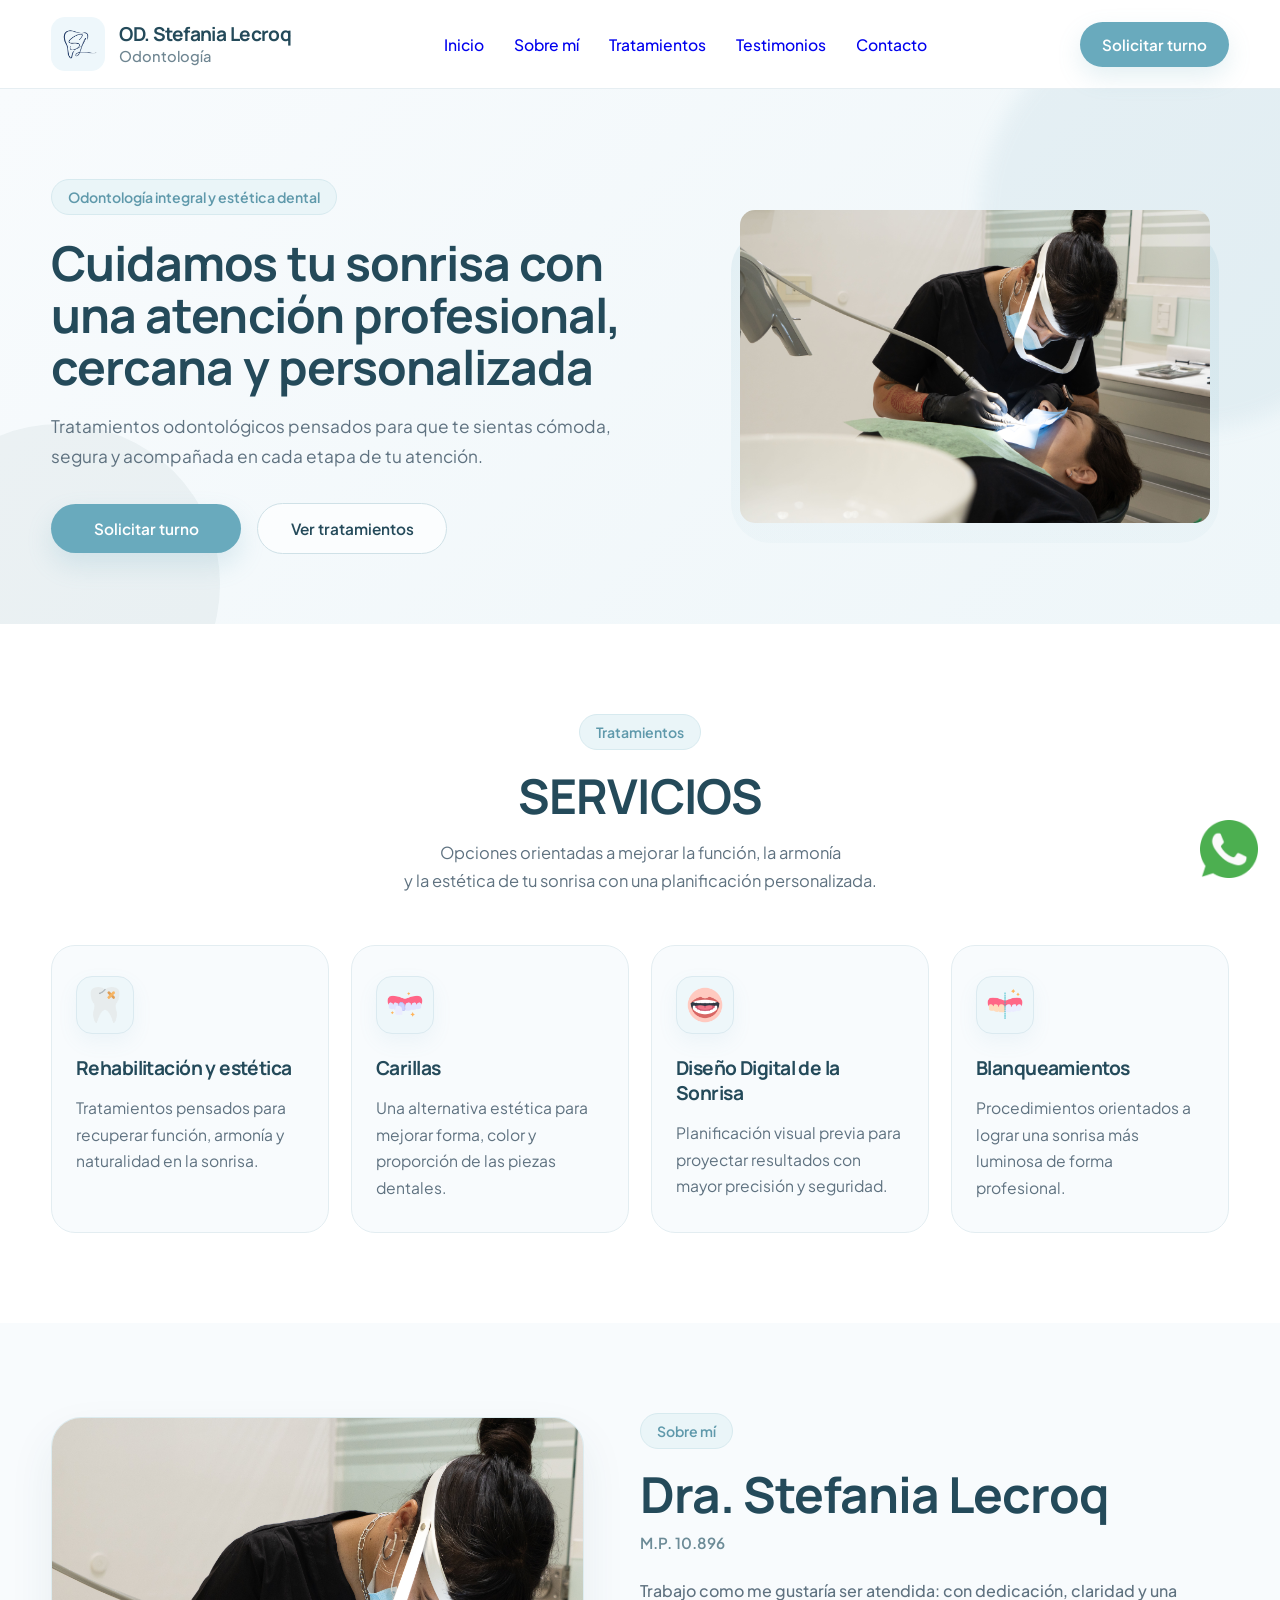
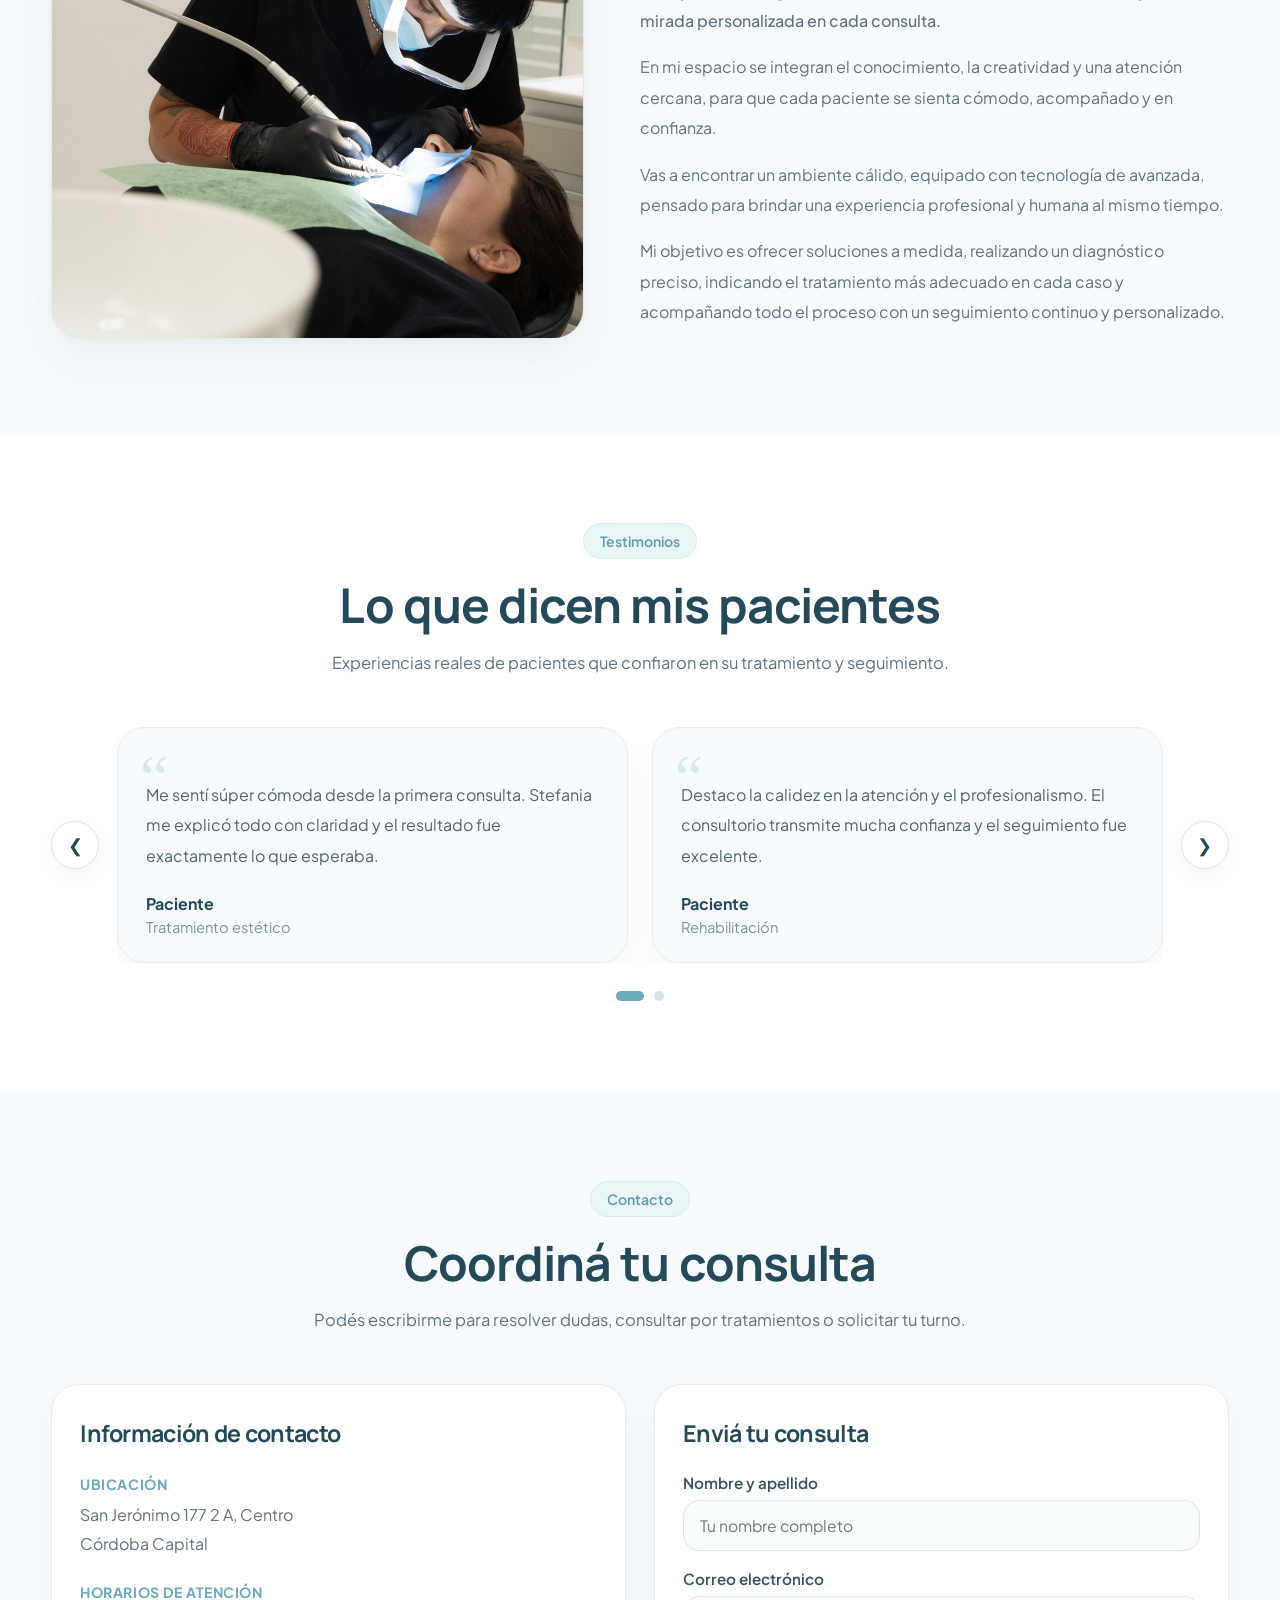
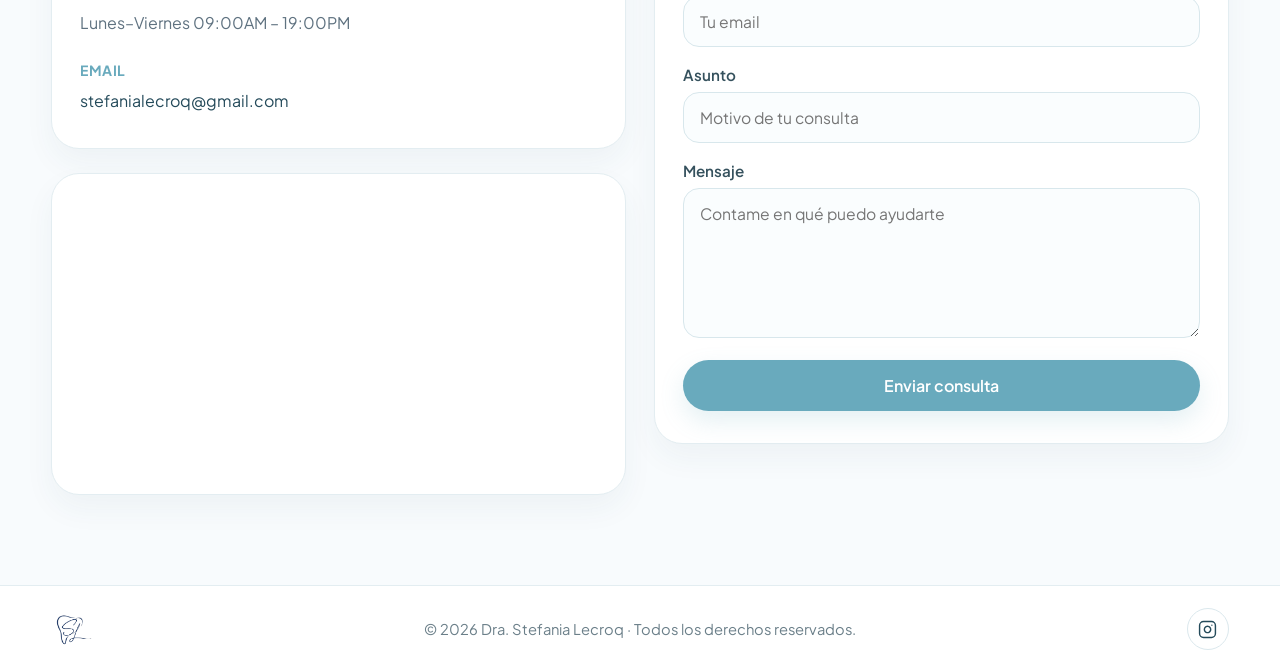
<file: index.html>
<!DOCTYPE html>
<html lang="en">

<head>
  <!-- Google Tag Manager -->
  <script>
    (function (w, d, s, l, i) {
      w[l] = w[l] || []; w[l].push({
        'gtm.start':
          new Date().getTime(), event: 'gtm.js'
      }); var f = d.getElementsByTagName(s)[0],
        j = d.createElement(s), dl = l != 'dataLayer' ? '&l=' + l : ''; j.async = true; j.src =
          'https://www.googletagmanager.com/gtm.js?id=' + i + dl; f.parentNode.insertBefore(j, f);
    })(window, document, 'script', 'dataLayer', 'GTM-5QTFZ3B5');
  </script>
  <!-- End Google Tag Manager -->

  <meta charset="UTF-8">
  <meta http-equiv="X-UA-Compatible" content="IE=edge">
  <meta name="viewport" content="width=device-width, initial-scale=1.0">

  <!-- SEO básico -->
  <title>OD. Stefania Lecroq</title>
  <meta name="description"
    content="Odontología integral y estética dental en Cordoba. Tratamientos personalizados, atención profesional y enfoque humano para el cuidado de tu sonrisa.">
  <meta name="keywords"
    content="odontóloga en Cordoba, odontología estética, estética dental, blanqueamiento dental, limpieza dental, consultorio odontológico, Stefania Lecroq">
  <meta name="author" content="OD. Stefania Lecroq">
  <meta name="robots" content="index, follow">
  <meta name="googlebot" content="index, follow, max-image-preview:large, max-snippet:-1, max-video-preview:-1">
  <meta name="theme-color" content="#f7f3ef">

  <!-- URL canónica -->
  <link rel="canonical" href="https://www.odostefanialecroq.com/">

  <!-- Idioma -->
  <meta http-equiv="content-language" content="es-AR">

  <!-- Favicon -->
  <link rel="icon" href="OD stefania.png" type="image/x-icon">
  <link rel="apple-touch-icon" href="OD stefania.png">

  <!-- Open Graph / Facebook / WhatsApp -->
  <meta property="og:type" content="website">
  <meta property="og:locale" content="es_AR">
  <meta property="og:site_name" content="OD. Stefania Lecroq">
  <meta property="og:title" content="Odontóloga en Cordoba | OD. Stefania Lecroq">
  <meta property="og:description"
    content="Odontología integral y estética dental en Cordoba. Tratamientos personalizados, atención profesional y enfoque humano para el cuidado de tu sonrisa.">
  <meta property="og:url" content="https://www.odostefanialecroq.com/">
  <meta property="og:image" content="https://www.odostefanialecroq.com/og-image.jpg">
  <meta property="og:image:width" content="1200">
  <meta property="og:image:height" content="630">
  <meta property="og:image:alt" content="OD. Stefania Lecroq - Odontología integral y estética dental en Cordoba">

  <!-- Twitter -->
  <meta name="twitter:card" content="summary_large_image">
  <meta name="twitter:title" content="Odontóloga en Cordoba | OD. Stefania Lecroq">
  <meta name="twitter:description"
    content="Odontología integral y estética dental en Cordoba. Tratamientos personalizados y atención profesional.">
  <meta name="twitter:image" content="https://www.odostefanialecroq.com/og-image.jpg">

  <!-- Performance -->
  <link rel="preconnect" href="https://fonts.googleapis.com">
  <link rel="preconnect" href="https://fonts.gstatic.com" crossorigin>

  <!-- Tipografías -->
  <link
    href="https://fonts.googleapis.com/css2?family=Manrope:wght@500;600;700;800&family=Plus+Jakarta+Sans:wght@400;500;600;700&display=swap"
    rel="stylesheet">

  <!-- CSS -->
  <link rel="stylesheet" href="style.css">

  <!-- Datos estructurados -->
  <script type="application/ld+json">
  {
    "@context": "https://schema.org",
    "@type": "Dentist",
    "name": "OD. Stefania Lecroq",
    "image": "https://www.odostefanialecroq.com/og-image.jpg",
    "url": "https://www.odostefanialecroq.com/",
    "telephone": "+54 9 0000 000000",
    "address": {
      "@type": "PostalAddress",
      "streetAddress": "San Jerónimo 177 2 A",
      "addressLocality": "Cordoba",
      "addressRegion": "Cordoba",
      "postalCode": "3000",
      "addressCountry": "AR"
    },
    "sameAs": [
      "https://www.instagram.com/od.stefanialecroq/"
    ],
    "priceRange": "$$",
    "medicalSpecialty": "Dentistry"
  }
  </script>
</head>

<body>

  <!-- Google Tag Manager (noscript) -->
  <noscript><iframe src="https://www.googletagmanager.com/ns.html?id=GTM-5QTFZ3B5" height="0" width="0"
      style="display:none;visibility:hidden"></iframe></noscript>
  <!-- End Google Tag Manager (noscript) -->


  <a href="https://wa.me/543512001666?text=Hola%20Dra.%20Stefania,%20quisiera%20hacer%20una%20consulta."
    class="whatsapp-float" target="_blank" rel="noopener" aria-label="Escribir por WhatsApp">
    <img src="imagenes/whatsapp.png" alt="WhatsApp">
  </a>
  <header class="site-header">
    <div class="container header-inner">

      <a href="#" class="brand">
        <div class="brand-icon">
          <img src="logo2.png" alt="OD Stefania Lecroq">
        </div>
        <div class="brand-text">
          <span class="brand-title">OD. Stefania Lecroq</span>
          <span class="brand-subtitle">Odontología</span>
        </div>
      </a>

      <button class="menu-toggle" aria-label="Abrir menú" aria-expanded="false">
        <span></span>
        <span></span>
        <span></span>
      </button>

      <nav class="main-nav">
        <ul>
          <li><a href="#inicio">Inicio</a></li>
          <li><a href="#sobre-mi">Sobre mí</a></li>
          <li><a href="#tratamientos">Tratamientos</a></li>
          <li><a href="#testimonios">Testimonios</a></li>
          <li><a href="#contacto">Contacto</a></li>
        </ul>

        <a href="#contacto" class="header-cta mobile-cta">Solicitar turno</a>
      </nav>

      <a href="#contacto" class="header-cta desktop-cta">Solicitar turno</a>

    </div>
  </header>
  <section class="hero" id="inicio">
    <div class="container hero-inner">

      <div class="hero-content">
        <span class="hero-badge">Odontología integral y estética dental</span>

        <h1>
          Cuidamos tu sonrisa con una atención profesional, cercana y personalizada
        </h1>

        <p>
          Tratamientos odontológicos pensados para que te sientas cómoda, segura y acompañada en cada etapa de tu
          atención.
        </p>

        <div class="hero-buttons">
          <a href="#contacto" class="btn-primary">Solicitar turno</a>
          <a href="#tratamientos" class="btn-secondary">Ver tratamientos</a>
        </div>
      </div>

      <div class="hero-visual">
        <img src="imagenes/Pepi Noviembre-5.jpg" alt="Odontología Stefania Lecroq">
      </div>

    </div>
  </section>

  <section class="services-section" id="tratamientos">
    <div class="container">

      <div class="section-heading reveal-up">
        <span class="section-badge">Tratamientos</span>
        <h2>SERVICIOS</h2>
        <p>
          Opciones orientadas a mejorar la función, la armonía <br> y la estética de tu sonrisa con una planificación
          personalizada.
        </p>
      </div>

      <div class="services-grid">

        <article class="service-card reveal-up delay-1">
          <div class="service-icon">
            <img src="imagenes/diente-roto.png" alt="Rehabilitación y estética">
          </div>
          <h3>Rehabilitación y estética</h3>
          <p>
            Tratamientos pensados para recuperar función, armonía y naturalidad en la sonrisa.
          </p>
        </article>

        <article class="service-card reveal-up delay-2">
          <div class="service-icon">
            <img src="imagenes/carillas-dentales.png" alt="Carillas">
          </div>
          <h3>Carillas</h3>
          <p>
            Una alternativa estética para mejorar forma, color y proporción de las piezas dentales.
          </p>
        </article>

        <article class="service-card reveal-up delay-3">
          <div class="service-icon">
            <img src="imagenes/dientes.png" alt="Diseño Digital de la Sonrisa">
          </div>
          <h3>Diseño Digital de la Sonrisa</h3>
          <p>
            Planificación visual previa para proyectar resultados con mayor precisión y seguridad.
          </p>
        </article>

        <article class="service-card reveal-up delay-4">
          <div class="service-icon">
            <img src="imagenes/blanqueamiento-dental.png" alt="Blanqueamientos">
          </div>
          <h3>Blanqueamientos</h3>
          <p>
            Procedimientos orientados a lograr una sonrisa más luminosa de forma profesional.
          </p>
        </article>

      </div>

    </div>
  </section>

  <section class="about-section" id="sobre-mi">
    <div class="container">
      <div class="about-grid">

        <div class="about-image reveal-left">
          <div class="about-image-wrap">
            <img src="imagenes/Pepi Noviembre-5.jpg" alt="Dra. Stefania Lecroq">
          </div>
        </div>

        <div class="about-content reveal-right">
          <span class="section-badge">Sobre mí</span>
          <h2>Dra. Stefania Lecroq</h2>
          <span class="about-license">M.P. 10.896</span>

          <p class="about-lead">
            Trabajo como me gustaría ser atendida: con dedicación, claridad y una mirada personalizada en cada consulta.
          </p>

          <p>
            En mi espacio se integran el conocimiento, la creatividad y una atención cercana, para que cada paciente se
            sienta cómodo, acompañado y en confianza.
          </p>

          <p>
            Vas a encontrar un ambiente cálido, equipado con tecnología de avanzada, pensado para brindar una
            experiencia profesional y humana al mismo tiempo.
          </p>

          <p>
            Mi objetivo es ofrecer soluciones a medida, realizando un diagnóstico preciso, indicando el tratamiento más
            adecuado en cada caso y acompañando todo el proceso con un seguimiento continuo y personalizado.
          </p>
        </div>

      </div>
    </div>
  </section>


  <section class="testimonials-section" id="testimonios">
    <div class="container">

      <div class="section-heading reveal-up">
        <span class="section-badge">Testimonios</span>
        <h2>Lo que dicen mis pacientes</h2>
        <p>
          Experiencias reales de pacientes que confiaron en su tratamiento y seguimiento.
        </p>
      </div>

      <div class="testimonials-slider reveal-up delay-1">
        <button class="testimonial-arrow testimonial-prev" aria-label="Ver testimonios anteriores">
          &#10094;
        </button>

        <div class="testimonials-viewport">
          <div class="testimonials-track">

            <article class="testimonial-card">
              <div class="quote-mark">“</div>
              <p>
                Me sentí súper cómoda desde la primera consulta. Stefania me explicó todo con claridad y el resultado
                fue exactamente lo que esperaba.
              </p>
              <div class="testimonial-author">
                <strong>Paciente</strong>
                <span>Tratamiento estético</span>
              </div>
            </article>

            <article class="testimonial-card">
              <div class="quote-mark">“</div>
              <p>
                Destaco la calidez en la atención y el profesionalismo. El consultorio transmite mucha confianza y el
                seguimiento fue excelente.
              </p>
              <div class="testimonial-author">
                <strong>Paciente</strong>
                <span>Rehabilitación</span>
              </div>
            </article>

            <article class="testimonial-card">
              <div class="quote-mark">“</div>
              <p>
                Me encantó el trato y la dedicación en cada detalle. Sentí que el tratamiento fue realmente
                personalizado para mi caso.
              </p>
              <div class="testimonial-author">
                <strong>Paciente</strong>
                <span>Diseño de sonrisa</span>
              </div>
            </article>

            <article class="testimonial-card">
              <div class="quote-mark">“</div>
              <p>
                Excelente experiencia. Me explicó cada paso, resolvió mis dudas y el resultado final quedó natural,
                armónico y muy prolijo.
              </p>
              <div class="testimonial-author">
                <strong>Paciente</strong>
                <span>Carillas</span>
              </div>
            </article>

          </div>
        </div>

        <button class="testimonial-arrow testimonial-next" aria-label="Ver más testimonios">
          &#10095;
        </button>
      </div>

      <div class="testimonial-dots">
        <button class="dot active" aria-label="Ir al grupo 1"></button>
        <button class="dot" aria-label="Ir al grupo 2"></button>
      </div>

    </div>
  </section>


  <section class="contact-section" id="contacto">
    <div class="container">

      <div class="section-heading reveal-up">
        <span class="section-badge">Contacto</span>
        <h2>Coordiná tu consulta</h2>
        <p>
          Podés escribirme para resolver dudas, consultar por tratamientos o solicitar tu turno.
        </p>
      </div>

      <div class="contact-grid">

        <div class="contact-info reveal-left">
          <div class="contact-card">
            <h3>Información de contacto</h3>

            <div class="contact-item">
              <span class="contact-label">Ubicación</span>
              <p>San Jerónimo 177 2 A, Centro</p>
              <p>Córdoba Capital</p>
            </div>

            <div class="contact-item">
              <span class="contact-label">Horarios de atención</span>
              <p>Lunes–Viernes 09:00AM – 19:00PM</p>
            </div>

            <div class="contact-item">
              <span class="contact-label">Email</span>
              <p>
                <a href="mailto:stefanialecroq@gmail.com">stefanialecroq@gmail.com</a>
              </p>
            </div>


          </div>

          <div class="map-card">
            <iframe
              src="https://www.google.com/maps?q=Odontologia%20Stefania%20Lecroq,%20San%20Jer%C3%B3nimo%20177%202%20A,%20X5009%20C%C3%B3rdoba&output=embed"
              width="100%" height="100%" style="border:0;" allowfullscreen="" loading="lazy"
              referrerpolicy="no-referrer-when-downgrade">
            </iframe>
          </div>
        </div>

        <div class="contact-form-wrap reveal-right">
          <form class="contact-form" action="mail.php" method="POST">
            <h3>Enviá tu consulta</h3>

            <div class="form-group">
              <label for="nombre">Nombre y apellido</label>
              <input type="text" id="nombre" name="nombre" placeholder="Tu nombre completo" required>
            </div>

            <div class="form-group">
              <label for="email">Correo electrónico</label>
              <input type="email" id="email" name="email" placeholder="Tu email" required>
            </div>

            <div class="form-group">
              <label for="asunto">Asunto</label>
              <input type="text" id="asunto" name="asunto" placeholder="Motivo de tu consulta">
            </div>

            <div class="form-group">
              <label for="mensaje">Mensaje</label>
              <textarea id="mensaje" name="mensaje" rows="6" placeholder="Contame en qué puedo ayudarte"
                required></textarea>
            </div>

            <button type="submit" class="form-submit-btn">Enviar consulta</button>
          </form>
        </div>

      </div>
    </div>
  </section>

  <footer class="site-footer">
    <div class="container footer-inner">

      <div class="footer-brand">
        <img src="logo2.png" alt="OD. Stefania Lecroq">
      </div>

      <div class="footer-copy">
        <p>© 2026 Dra. Stefania Lecroq · Todos los derechos reservados.</p>
      </div>

      <div class="footer-social">
        <a href="https://www.instagram.com/od.stefanialecroq/" target="_blank" rel="noopener"
          aria-label="Instagram de OD. Stefania Lecroq">
          <svg viewBox="0 0 24 24" fill="none" aria-hidden="true">
            <path
              d="M7 2H17C19.7614 2 22 4.23858 22 7V17C22 19.7614 19.7614 22 17 22H7C4.23858 22 2 19.7614 2 17V7C2 4.23858 4.23858 2 7 2Z"
              stroke="currentColor" stroke-width="1.8" />
            <path
              d="M16 11.37C16.1234 12.2022 15.9812 13.0522 15.5937 13.799C15.2062 14.5458 14.5931 15.1514 13.8418 15.5299C13.0905 15.9084 12.2388 16.0402 11.4082 15.9065C10.5776 15.7728 9.81071 15.3804 9.21682 14.7865C8.62293 14.1926 8.23047 13.4256 8.09678 12.595C7.9631 11.7644 8.09486 10.9128 8.47337 10.1615C8.85188 9.41016 9.45746 8.79708 10.2043 8.40957C10.9511 8.02206 11.8011 7.87984 12.6333 8.00324C13.4822 8.12914 14.2681 8.52447 14.8734 9.12983C15.4788 9.73519 15.8741 10.5211 16 11.37Z"
              stroke="currentColor" stroke-width="1.8" />
            <path d="M17.5 6.5H17.51" stroke="currentColor" stroke-width="1.8" stroke-linecap="round" />
          </svg>
        </a>
      </div>

    </div>
  </footer>


  <script>
    const menuToggle = document.querySelector('.menu-toggle');
    const mainNav = document.querySelector('.main-nav');

    menuToggle.addEventListener('click', () => {
      menuToggle.classList.toggle('active');
      mainNav.classList.toggle('active');

      const expanded = menuToggle.classList.contains('active');
      menuToggle.setAttribute('aria-expanded', expanded);
    });
  </script>


  <!-- SCRIPT DE MOVIMIENTO DE TRANSICIONES -->
  <script>
    document.documentElement.classList.add('js-reveal');

    const revealItems = document.querySelectorAll('.reveal-up, .reveal-left, .reveal-right');

    const observerReveal = new IntersectionObserver((entries, observer) => {
      entries.forEach((entry) => {
        if (entry.isIntersecting) {
          entry.target.classList.add('is-visible');
          observer.unobserve(entry.target);
        }
      });
    }, {
      threshold: 0.08,
      rootMargin: '0px 0px -60px 0px'
    });

    revealItems.forEach((item) => {
      observerReveal.observe(item);
    });
  </script>


  <!-- SCRIPT TESTIMONIOS -->
  <script>
    const slider = document.querySelector('.testimonials-slider');
    const viewport = document.querySelector('.testimonials-viewport');
    const track = document.querySelector('.testimonials-track');
    const prevBtn = document.querySelector('.testimonial-prev');
    const nextBtn = document.querySelector('.testimonial-next');
    const dots = document.querySelectorAll('.testimonial-dots .dot');
    const cards = document.querySelectorAll('.testimonial-card');

    let currentSlide = 0;
    let autoplay;
    let isHovered = false;

    /* drag / swipe */
    let isDragging = false;
    let startX = 0;
    let currentTranslate = 0;
    let prevTranslate = 0;

    function getCardsPerView() {
      return window.innerWidth <= 640 ? 1 : 2;
    }

    function getTotalSlides() {
      return Math.ceil(cards.length / getCardsPerView());
    }

    function getMoveAmount() {
      const cardStyle = window.getComputedStyle(cards[0]);
      const cardWidth = cards[0].offsetWidth;
      const cardMarginRight = parseInt(cardStyle.marginRight) || 0;
      return (cardWidth + cardMarginRight) * getCardsPerView();
    }

    function updateDots() {
      dots.forEach((dot, index) => {
        dot.classList.toggle('active', index === currentSlide);
      });
    }

    function updateSlider(animate = true) {
      const moveAmount = getMoveAmount();

      if (animate) {
        track.style.transition = 'transform 0.7s cubic-bezier(0.22, 1, 0.36, 1)';
      } else {
        track.style.transition = 'none';
      }

      currentTranslate = -(currentSlide * moveAmount);
      prevTranslate = currentTranslate;
      track.style.transform = `translateX(${currentTranslate}px)`;

      updateDots();
    }

    function goToSlide(index) {
      const totalSlides = getTotalSlides();
      currentSlide = index;

      if (currentSlide < 0) currentSlide = totalSlides - 1;
      if (currentSlide >= totalSlides) currentSlide = 0;

      updateSlider(true);
    }

    function startAutoplay() {
      stopAutoplay();
      autoplay = setInterval(() => {
        if (!isHovered && !isDragging) {
          goToSlide(currentSlide + 1);
        }
      }, 5000);
    }

    function stopAutoplay() {
      clearInterval(autoplay);
    }

    /* botones */
    nextBtn.addEventListener('click', () => {
      goToSlide(currentSlide + 1);
    });

    prevBtn.addEventListener('click', () => {
      goToSlide(currentSlide - 1);
    });

    /* dots */
    dots.forEach((dot, index) => {
      dot.addEventListener('click', () => {
        goToSlide(index);
      });
    });

    /* hover pausa autoplay */
    slider.addEventListener('mouseenter', () => {
      isHovered = true;
    });

    slider.addEventListener('mouseleave', () => {
      isHovered = false;
    });

    /* drag desktop + touch mobile */
    function dragStart(clientX) {
      isDragging = true;
      startX = clientX;
      track.style.transition = 'none';
    }

    function dragMove(clientX) {
      if (!isDragging) return;

      const diff = clientX - startX;
      currentTranslate = prevTranslate + diff;
      track.style.transform = `translateX(${currentTranslate}px)`;
    }

    function dragEnd(clientX) {
      if (!isDragging) return;
      isDragging = false;

      const movedBy = clientX - startX;
      const threshold = 80;

      if (movedBy < -threshold) {
        currentSlide++;
      } else if (movedBy > threshold) {
        currentSlide--;
      }

      const totalSlides = getTotalSlides();
      if (currentSlide < 0) currentSlide = totalSlides - 1;
      if (currentSlide >= totalSlides) currentSlide = 0;

      updateSlider(true);
    }

    /* mouse */
    viewport.addEventListener('mousedown', (e) => {
      dragStart(e.clientX);
    });

    window.addEventListener('mousemove', (e) => {
      dragMove(e.clientX);
    });

    window.addEventListener('mouseup', (e) => {
      dragEnd(e.clientX);
    });

    /* touch */
    viewport.addEventListener('touchstart', (e) => {
      dragStart(e.touches[0].clientX);
    }, { passive: true });

    viewport.addEventListener('touchmove', (e) => {
      dragMove(e.touches[0].clientX);
    }, { passive: true });

    viewport.addEventListener('touchend', (e) => {
      const touch = e.changedTouches[0];
      dragEnd(touch.clientX);
    });

    /* evitar seleccionar texto al arrastrar */
    viewport.addEventListener('dragstart', (e) => e.preventDefault());

    /* resize */
    window.addEventListener('resize', () => {
      const totalSlides = getTotalSlides();
      if (currentSlide >= totalSlides) {
        currentSlide = totalSlides - 1;
      }
      updateSlider(false);
    });

    /* init */
    updateSlider(false);
    startAutoplay();
  </script>

</body>

</html>
</file>
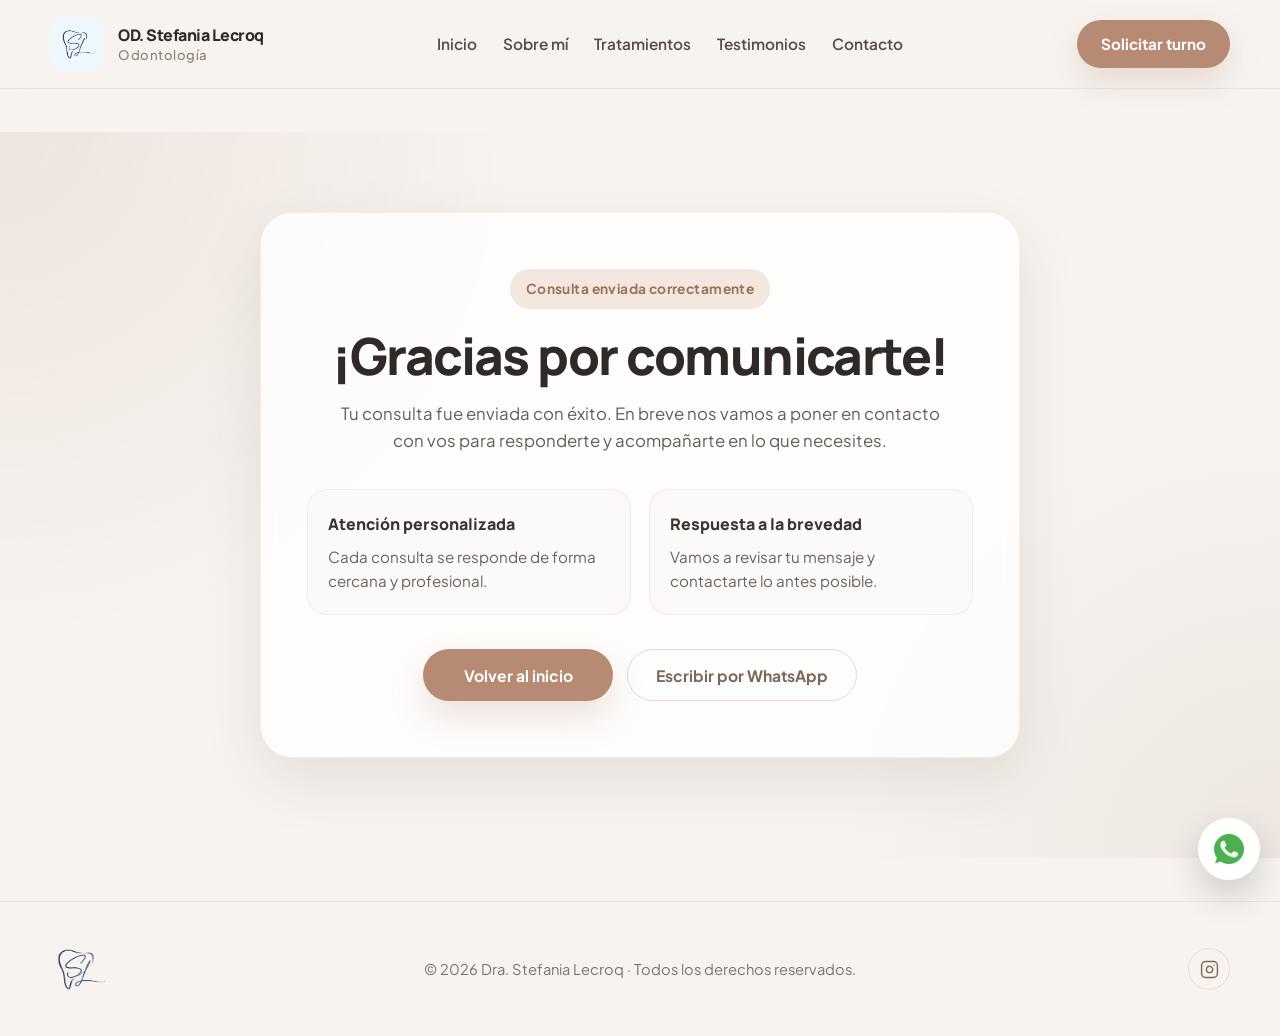
<file: gracias.html>
<!DOCTYPE html>
<html lang="es">

<head>
  <!-- Google Tag Manager -->
  <script>
    (function (w, d, s, l, i) {
      w[l] = w[l] || []; w[l].push({
        'gtm.start':
          new Date().getTime(), event: 'gtm.js'
      }); var f = d.getElementsByTagName(s)[0],
        j = d.createElement(s), dl = l != 'dataLayer' ? '&l=' + l : ''; j.async = true; j.src =
          'https://www.googletagmanager.com/gtm.js?id=' + i + dl; f.parentNode.insertBefore(j, f);
    })(window, document, 'script', 'dataLayer', 'GTM-5QTFZ3B5');
  </script>
  <!-- End Google Tag Manager -->

  <meta charset="UTF-8">
  <meta http-equiv="X-UA-Compatible" content="IE=edge">
  <meta name="viewport" content="width=device-width, initial-scale=1.0">

  <title>Gracias por tu consulta | OD. Stefania Lecroq</title>
  <meta name="description"
    content="Gracias por comunicarte con OD. Stefania Lecroq. Recibimos tu consulta correctamente y nos pondremos en contacto a la brevedad.">
  <meta name="robots" content="noindex, follow">
  <meta name="theme-color" content="#f7f3ef">

  <link rel="canonical" href="https://www.odostefanialecroq.com/gracias.html">

  <meta http-equiv="content-language" content="es-AR">

  <link rel="icon" href="OD stefania.png" type="image/x-icon">
  <link rel="apple-touch-icon" href="OD stefania.png">

  <meta property="og:type" content="website">
  <meta property="og:locale" content="es_AR">
  <meta property="og:site_name" content="OD. Stefania Lecroq">
  <meta property="og:title" content="Gracias por tu consulta | OD. Stefania Lecroq">
  <meta property="og:description"
    content="Recibimos tu consulta correctamente. Nos pondremos en contacto a la brevedad.">
  <meta property="og:url" content="https://www.odostefanialecroq.com/gracias.html">
  <meta property="og:image" content="https://www.odostefanialecroq.com/og-image.jpg">

  <meta name="twitter:card" content="summary_large_image">
  <meta name="twitter:title" content="Gracias por tu consulta | OD. Stefania Lecroq">
  <meta name="twitter:description"
    content="Recibimos tu consulta correctamente. Nos pondremos en contacto a la brevedad.">
  <meta name="twitter:image" content="https://www.odostefanialecroq.com/og-image.jpg">

  <link rel="preconnect" href="https://fonts.googleapis.com">
  <link rel="preconnect" href="https://fonts.gstatic.com" crossorigin>

  <link
    href="https://fonts.googleapis.com/css2?family=Manrope:wght@500;600;700;800&family=Plus+Jakarta+Sans:wght@400;500;600;700&display=swap"
    rel="stylesheet">
  <link rel="stylesheet" href="style.css">
  <link rel="stylesheet" href="gracias.css">
</head>

<body>

  <!-- Google Tag Manager (noscript) -->
  <noscript>
    <iframe src="https://www.googletagmanager.com/ns.html?id=GTM-5QTFZ3B5" height="0" width="0"
      style="display:none;visibility:hidden"></iframe>
  </noscript>
  <!-- End Google Tag Manager (noscript) -->

  <a href="https://wa.me/543512001666?text=Hola%20Dra.%20Stefania,%20quisiera%20hacer%20una%20consulta."
    class="whatsapp-float" target="_blank" rel="noopener" aria-label="Escribir por WhatsApp">
    <img src="imagenes/whatsapp.png" alt="WhatsApp">
  </a>

  <header class="site-header">
    <div class="container header-inner">

      <a href="index.html#inicio" class="brand">
        <div class="brand-icon">
          <img src="logo2.png" alt="OD Stefania Lecroq">
        </div>
        <div class="brand-text">
          <span class="brand-title">OD. Stefania Lecroq</span>
          <span class="brand-subtitle">Odontología</span>
        </div>
      </a>

      <button class="menu-toggle" aria-label="Abrir menú" aria-expanded="false">
        <span></span>
        <span></span>
        <span></span>
      </button>

      <nav class="main-nav">
        <ul>
          <li><a href="index.html#inicio">Inicio</a></li>
          <li><a href="index.html#sobre-mi">Sobre mí</a></li>
          <li><a href="index.html#tratamientos">Tratamientos</a></li>
          <li><a href="index.html#testimonios">Testimonios</a></li>
          <li><a href="index.html#contacto">Contacto</a></li>
        </ul>

        <a href="index.html#contacto" class="header-cta mobile-cta">Solicitar turno</a>
      </nav>

      <a href="index.html#contacto" class="header-cta desktop-cta">Solicitar turno</a>

    </div>
  </header>

  <main class="thanks-page">
    <section class="thanks-section">
      <div class="container thanks-inner">

        <div class="thanks-card">
         

          <span class="thanks-badge">Consulta enviada correctamente</span>

          <h1>¡Gracias por comunicarte!</h1>

          <p>
            Tu consulta fue enviada con éxito. En breve nos vamos a poner en contacto con vos para responderte y
            acompañarte en lo que necesites.
          </p>

          <div class="thanks-info">
            <div class="thanks-info-item">
              <strong>Atención personalizada</strong>
              <span>Cada consulta se responde de forma cercana y profesional.</span>
            </div>

            <div class="thanks-info-item">
              <strong>Respuesta a la brevedad</strong>
              <span>Vamos a revisar tu mensaje y contactarte lo antes posible.</span>
            </div>
          </div>

          <div class="thanks-actions">
            <a href="index.html" class="btn-primary">Volver al inicio</a>
            <a href="https://wa.me/543512001666?text=Hola%20Dra.%20Stefania,%20quisiera%20hacer%20una%20consulta."
              class="btn-secondary" target="_blank" rel="noopener">
              Escribir por WhatsApp
            </a>
          </div>
        </div>

      </div>
    </section>
  </main>

  <footer class="site-footer">
    <div class="container footer-inner">

      <div class="footer-brand">
        <img src="logo2.png" alt="OD. Stefania Lecroq">
      </div>

      <div class="footer-copy">
        <p>© 2026 Dra. Stefania Lecroq · Todos los derechos reservados.</p>
      </div>

      <div class="footer-social">
        <a href="https://www.instagram.com/od.stefanialecroq/" target="_blank" rel="noopener"
          aria-label="Instagram de OD. Stefania Lecroq">
          <svg viewBox="0 0 24 24" fill="none" aria-hidden="true">
            <path
              d="M7 2H17C19.7614 2 22 4.23858 22 7V17C22 19.7614 19.7614 22 17 22H7C4.23858 22 2 19.7614 2 17V7C2 4.23858 4.23858 2 7 2Z"
              stroke="currentColor" stroke-width="1.8" />
            <path
              d="M16 11.37C16.1234 12.2022 15.9812 13.0522 15.5937 13.799C15.2062 14.5458 14.5931 15.1514 13.8418 15.5299C13.0905 15.9084 12.2388 16.0402 11.4082 15.9065C10.5776 15.7728 9.81071 15.3804 9.21682 14.7865C8.62293 14.1926 8.23047 13.4256 8.09678 12.595C7.9631 11.7644 8.09486 10.9128 8.47337 10.1615C8.85188 9.41016 9.45746 8.79708 10.2043 8.40957C10.9511 8.02206 11.8011 7.87984 12.6333 8.00324C13.4822 8.12914 14.2681 8.52447 14.8734 9.12983C15.4788 9.73519 15.8741 10.5211 16 11.37Z"
              stroke="currentColor" stroke-width="1.8" />
            <path d="M17.5 6.5H17.51" stroke="currentColor" stroke-width="1.8" stroke-linecap="round" />
          </svg>
        </a>
      </div>

    </div>
  </footer>

  <script>
    const menuToggle = document.querySelector('.menu-toggle');
    const mainNav = document.querySelector('.main-nav');

    menuToggle.addEventListener('click', () => {
      menuToggle.classList.toggle('active');
      mainNav.classList.toggle('active');

      const expanded = menuToggle.classList.contains('active');
      menuToggle.setAttribute('aria-expanded', expanded);
    });
  </script>

</body>
</html>
</file>
<file: style.css>
* {
  margin: 0;
  padding: 0;
  box-sizing: border-box;
}

html {
  scroll-behavior: smooth;
}
.whatsapp-float {
  position: fixed;
  right: 22px;
  bottom: 22px;
  width: 58px;
  height: 58px;
  display: block;
  z-index: 9999;
  text-decoration: none;
  transition: transform 0.25s ease;
}

.whatsapp-float:hover {
  transform: translateY(-3px) scale(1.03);
}

.whatsapp-float img {
  width: 100%;
  height: 100%;
  display: block;
  object-fit: contain;
}

@media (max-width: 640px) {
  .whatsapp-float {
    width: 54px;
    height: 54px;
    right: 16px;
    bottom: 16px;
  }
}
body {
  font-family: "Plus Jakarta Sans", sans-serif;
  background-color: #f8fbfd;
  color: #1f2d3d;
  font-weight: 400;
}

h1,
h2,
h3,
.brand-title,
.hero-content h1,
.section-heading h2,
.about-content h2,
.contact-card h3,
.contact-form h3 {
  font-family: "Manrope", sans-serif;
  font-weight: 700;
  letter-spacing: -0.03em;
}

.brand-subtitle,
.main-nav a,
.hero-badge,
.section-badge,
p,
label,
input,
textarea,
button,
a,
span {
  font-family: "Plus Jakarta Sans", sans-serif;
}

/* NAVEGADOR WEB */
.container {
  width: min(1200px, 92%);
  margin: 0 auto;
}

.site-header {
  width: 100%;
  background: rgba(255, 255, 255, 0.98);
  border-bottom: 1px solid #e6eef2;
  position: sticky;
  top: 0;
  z-index: 999;
  backdrop-filter: blur(10px);
}

.header-inner {
  min-height: 88px;
  display: flex;
  align-items: center;
  justify-content: space-between;
  gap: 20px;
  position: relative;
}

.brand {
  display: flex;
  align-items: center;
  gap: 14px;
  text-decoration: none;
  flex-shrink: 0;
}

.brand-icon {
  width: 54px;
  height: 54px;
  border-radius: 14px;
  background: #eef7fb;
  display: flex;
  align-items: center;
  justify-content: center;
  overflow: hidden;
  padding: 7px;
}

.brand-icon img {
  width: 100%;
  height: 100%;
  object-fit: contain;
  object-position: center;
  display: block;
}
.brand-text {
  display: flex;
  flex-direction: column;
  line-height: 1.1;
}

.brand-title {
  font-size: 1.2rem;
  font-weight: 700;
  color: #244a5a;
}

.brand-subtitle {
  font-size: 0.92rem;
  font-weight: 500;
  color: #6e8591;
  margin-top: 3px;
}

.main-nav ul {
  display: flex;
  align-items: center;
  list-style: none;
  gap: 30px;
}

.main-nav a {
  text-decoration: none;
 
  font-size: 0.98rem;
  font-weight: 500;
  transition: color 0.25s ease;
  position: relative;
}

.main-nav ul a:hover {
  color: #5ea3b7;
}

.main-nav ul a::after {
  content: "";
  position: absolute;
  left: 0;
  bottom: -7px;
  width: 0;
  height: 2px;
  background: #5ea3b7;
  border-radius: 20px;
  transition: width 0.25s ease;
}

.main-nav ul a:hover::after {
  width: 100%;
}

.header-cta {
  display: inline-flex;
  align-items: center;
  justify-content: center;
  padding: 13px 22px;
  border-radius: 999px;
  background: #69aabd;
  color: #ffffff;
  text-decoration: none;
  font-size: 0.95rem;
  font-weight: 600;
  transition: all 0.25s ease;
  white-space: nowrap;
  box-shadow: 0 10px 25px rgba(105, 170, 189, 0.18);
}

.header-cta:hover {
  background: #5a9aae;
  transform: translateY(-1px);
}

.menu-toggle {
  display: none;
  width: 46px;
  height: 46px;
  border: 1px solid #d9e7ec;
  border-radius: 12px;
  background: #ffffff;
  cursor: pointer;
  padding: 0;
  align-items: center;
  justify-content: center;
  flex-direction: column;
  gap: 5px;
}

.menu-toggle span {
  display: block;
  width: 20px;
  height: 2px;
  background: #244a5a;
  border-radius: 20px;
  transition: all 0.3s ease;
}

.mobile-cta {
  display: none;
}

.desktop-cta {
  display: inline-flex;
}

/* TABLET / MOBILE */
@media (max-width: 980px) {
  .header-inner {
    min-height: 82px;
  }

  .menu-toggle {
    display: flex;
  }

  .desktop-cta {
    display: none;
  }

  .main-nav {
    position: absolute;
    top: calc(100% + 10px);
    left: 0;
    width: 100%;
    background: #ffffff;
    border: 1px solid #e4edf1;
    border-radius: 20px;
    padding: 22px 20px;
    box-shadow: 0 20px 40px rgba(20, 50, 70, 0.08);
    opacity: 0;
    visibility: hidden;
    transform: translateY(-10px);
    transition: all 0.28s ease;
  }

  .main-nav.active {
    opacity: 1;
    visibility: visible;
    transform: translateY(0);
  }

  .main-nav ul {
    flex-direction: column;
    align-items: flex-start;
    gap: 18px;
  }

  .main-nav ul a {
    font-size: 1rem;
  }

  .main-nav ul a::after {
    display: none;
  }

  .mobile-cta {
    display: inline-flex;
    width: 100%;
    margin-top: 22px;
    text-align: center;
  }

  .menu-toggle.active span:nth-child(1) {
    transform: translateY(7px) rotate(45deg);
  }

  .menu-toggle.active span:nth-child(2) {
    opacity: 0;
  }

  .menu-toggle.active span:nth-child(3) {
    transform: translateY(-7px) rotate(-45deg);
  }
}

@media (max-width: 640px) {
  .container {
    width: min(100%, 92%);
  }

  .header-inner {
    min-height: 76px;
  }

  .brand {
    gap: 10px;
    max-width: calc(100% - 60px);
  }

  .brand-icon {
    width: 46px;
    height: 46px;
    border-radius: 12px;
  }

  .brand-title {
    font-size: 1rem;
  }

  .brand-subtitle {
    font-size: 0.82rem;
  }

  .main-nav {
    padding: 20px 18px;
    border-radius: 18px;
  }

  .header-cta {
    padding: 12px 18px;
    font-size: 0.94rem;
  }
}

/* ENCABEZADO PRIMERA SECCION */

.hero {
  position: relative;
  padding: 90px 0 70px;
  background:
    linear-gradient(135deg, #f8fbfd 0%, #eef6f9 100%);
  overflow: hidden;
}

.hero::before {
  content: "";
  position: absolute;
  right: -120px;
  top: -80px;
  width: 420px;
  height: 420px;
  background: rgba(105, 170, 189, 0.10);
  border-radius: 50%;
  filter: blur(10px);
}

.hero::after {
  content: "";
  position: absolute;
  left: -100px;
  bottom: -120px;
  width: 320px;
  height: 320px;
  background: rgba(36, 74, 90, 0.05);
  border-radius: 50%;
}

.hero-inner {
  position: relative;
  z-index: 2;
  display: grid;
  grid-template-columns: 1.1fr 0.9fr;
  align-items: center;
  gap: 50px;
}

.hero-content {
  max-width: 620px;
}

.hero-badge {
  display: inline-flex;
  align-items: center;
  padding: 8px 16px;
  background: #eaf5f8;
  border: 1px solid #d7eaef;
  border-radius: 999px;
  color: #5f99ab;
  font-size: 0.88rem;
  font-weight: 600;
  margin-bottom: 22px;
}

.hero-content h1 {
  font-size: clamp(2.2rem, 5vw, 3rem);
  line-height: 1.08;
  font-weight: 700;
  color: #244a5a;
  margin-bottom: 20px;
  letter-spacing: -0.02em;
}

.hero-content p {
  font-size: 1.08rem;
  line-height: 1.7;
  color: #5f7280;
  max-width: 560px;
  margin-bottom: 32px;
}

.hero-buttons {
  display: flex;
  align-items: center;
  gap: 16px;
  flex-wrap: wrap;
}

.btn-primary,
.btn-secondary {
  display: inline-flex;
  align-items: center;
  justify-content: center;
  min-width: 190px;
  padding: 15px 24px;
  border-radius: 999px;
  text-decoration: none;
  font-size: 0.96rem;
  font-weight: 600;
  transition: all 0.25s ease;
}

.btn-primary {
  background: #69aabd;
  color: #ffffff;
  box-shadow: 0 12px 26px rgba(105, 170, 189, 0.20);
}

.btn-primary:hover {
  background: #5b9caf;
  transform: translateY(-2px);
}

.btn-secondary {
  border: 1.5px solid #cfe1e7;
  color: #244a5a;
  background: rgba(255, 255, 255, 0.7);
}

.btn-secondary:hover {
  background: #ffffff;
  border-color: #b8d3dc;
  transform: translateY(-2px);
}

.hero-visual {
  position: relative;
  display: flex;
  justify-content: center;
  align-items: center;
}

.hero-visual::before {
  content: "";
  position: absolute;
  inset: 20px 10px -20px 10px;
  background: linear-gradient(180deg, rgba(105, 170, 189, 0.12), rgba(105, 170, 189, 0.04));
  border-radius: 40px;
  z-index: 1;
}

.hero-visual img {
  position: relative;
  z-index: 2;
  width: 100%;
  max-width: 470px;
  height: auto;
  object-fit: contain;
  display: block;
  border-radius: 15px;
}

/* TABLET */
@media (max-width: 980px) {
  .hero {
    padding: 70px 0 60px;
  }

  .hero-inner {
    grid-template-columns: 1fr;
    gap: 34px;
    text-align: center;
  }

  .hero-content {
    max-width: 100%;
    margin: 0 auto;
  }

  .hero-content p {
    max-width: 100%;
  }

  .hero-buttons {
    justify-content: center;
  }

  .hero-badge {
    justify-content: center;
  }

  .hero-visual img {
    max-width: 380px;
  }
}

/* MOBILE */
@media (max-width: 640px) {
  .hero {
    padding: 56px 0 48px;
  }

  .hero-content h1 {
    font-size: 1.5rem;
  }

  .hero-content p {
    font-size: 1rem;
    line-height: 1.65;
    margin-bottom: 26px;
  }

  .hero-buttons {
    flex-direction: column;
    gap: 12px;
  }

  .btn-primary,
  .btn-secondary {
    width: 100%;
    min-width: unset;
  }

  .hero-visual img {
    max-width: 300px;
  }

  .hero-badge {
    font-size: 0.8rem;
    padding: 8px 14px;
  }
}







/* SERVICIOS */


.services-section {
  padding: 90px 0;
  background: #ffffff;
}

.section-heading {
  max-width: 760px;
  margin: 0 auto 50px;
  text-align: center;
}

.section-badge {
  display: inline-flex;
  align-items: center;
  justify-content: center;
  padding: 8px 16px;
  background: #eaf5f8;
  border: 1px solid #d7eaef;
  border-radius: 999px;
  color: #5f99ab;
  font-size: 0.88rem;
  font-weight: 600;
  margin-bottom: 18px;
}

.section-heading h2 {
  font-size: clamp(1.2rem, 4vw, 3rem);
  line-height: 1.15;
  font-weight: 700;
  color: #244a5a;
  margin-bottom: 16px;
  letter-spacing: -0.02em;
}

.section-heading p {
  font-size: 1.03rem;
  line-height: 1.7;
  color: #5f7280;
}

.services-grid {
  display: grid;
  grid-template-columns: repeat(4, 1fr);
  gap: 22px;
}

.service-card {
  background: #f8fbfd;
  border: 1px solid #e3edf1;
  border-radius: 24px;
  padding: 30px 24px;
  transition: transform 0.35s ease, box-shadow 0.35s ease, border-color 0.35s ease;
  min-height: 260px;
  display: flex;
  flex-direction: column;
  justify-content: flex-start;
  will-change: transform, opacity;
}

.service-card:hover {
  transform: translateY(-6px);
  box-shadow: 0 18px 35px rgba(36, 74, 90, 0.08);
  border-color: #d2e5eb;
}

.service-icon {
  width: 58px;
  height: 58px;
  border-radius: 16px;
  background: #eef7fa;
  border: 1px solid #dbeaf0;
  display: flex;
  align-items: center;
  justify-content: center;
  margin-bottom: 22px;
  padding: 10px;
  box-shadow: 0 8px 20px rgba(105, 170, 189, 0.08);
}

.service-icon img {
  width: 100%;
  height: 100%;
  object-fit: contain;
  display: block;
}

.service-card h3 {
  font-size: 1.2rem;
  line-height: 1.3;
  color: #244a5a;
  margin-bottom: 14px;
  font-weight: 700;
}

.service-card p {
  font-size: 0.98rem;
  line-height: 1.7;
  color: #5f7280;
}

/* ANIMACIÓN SUAVE PROFESIONAL */
.reveal-up {
  opacity: 0;
  transform: translateY(26px);
  transition:
    opacity 0.8s cubic-bezier(0.22, 1, 0.36, 1),
    transform 0.8s cubic-bezier(0.22, 1, 0.36, 1);
}

.reveal-up.is-visible {
  opacity: 1;
  transform: translateY(0);
}

.delay-1 {
  transition-delay: 0.08s;
}

.delay-2 {
  transition-delay: 0.16s;
}

.delay-3 {
  transition-delay: 0.24s;
}

.delay-4 {
  transition-delay: 0.32s;
}

/* TABLET */
@media (max-width: 980px) {
  .services-section {
    padding: 70px 0;
  }

  .services-grid {
    grid-template-columns: repeat(2, 1fr);
  }
}

/* MOBILE */
@media (max-width: 640px) {
  .services-section {
    padding: 56px 0;
  }

  .section-heading {
    margin-bottom: 36px;
  }

  .section-heading p {
    font-size: 0.98rem;
  }

  .services-grid {
    grid-template-columns: 1fr;
    gap: 16px;
  }

  .service-card {
    min-height: auto;
    padding: 24px 20px;
    border-radius: 20px;
  }

  .service-card h3 {
    font-size: 1.08rem;
  }

  .service-card p {
    font-size: 0.95rem;
  }

  .service-icon {
    width: 54px;
    height: 54px;
    margin-bottom: 18px;
  }
}


/* sobre ella */

.about-section {
  padding: 90px 0;
  background: #f8fbfd;
  overflow: hidden;
}

.about-grid {
  display: grid;
  grid-template-columns: 0.95fr 1.05fr;
  align-items: center;
  gap: 56px;
}

.about-image-wrap {
  position: relative;
  border-radius: 30px;
  overflow: hidden;
  background: #eaf4f7;
  border: 1px solid #ddecef;
  box-shadow: 0 20px 45px rgba(36, 74, 90, 0.08);
}

.about-image-wrap img {
  width: 100%;
  height: 100%;
  min-height: 520px;
  object-fit: cover;
  display: block;
}

.about-content h2 {
  font-size: clamp(1.5rem, 4vw, 3.1rem);
  line-height: 1.1;
  font-weight: 700;
  color: #244a5a;
  margin-bottom: 10px;
  letter-spacing: -0.02em;
}

.about-license {
  display: inline-block;
  font-size: 0.95rem;
  font-weight: 600;
  color: #6c8b97;
  margin-bottom: 24px;
}

.about-lead {
  font-size: 1.16rem;
  line-height: 1.7;
  color: #35515d;
  font-weight: 500;
  margin-bottom: 18px;
}

.about-content p {
  font-size: 1rem;
  line-height: 1.9;
  color: #5f7280;
  margin-bottom: 16px;
  max-width: 620px;
}

/* ANIMACIONES SUAVES */
.reveal-left,
.reveal-right {
  opacity: 1;
  transform: translateX(0);
}

.js-reveal .reveal-left {
  opacity: 0;
  transform: translateX(-24px);
  transition:
    opacity 0.8s cubic-bezier(0.22, 1, 0.36, 1),
    transform 0.8s cubic-bezier(0.22, 1, 0.36, 1);
}

.js-reveal .reveal-right {
  opacity: 0;
  transform: translateX(24px);
  transition:
    opacity 0.8s cubic-bezier(0.22, 1, 0.36, 1),
    transform 0.8s cubic-bezier(0.22, 1, 0.36, 1);
}

.js-reveal .reveal-left.is-visible,
.js-reveal .reveal-right.is-visible {
  opacity: 1;
  transform: translateX(0);
}

/* TABLET */
@media (max-width: 980px) {
  .about-section {
    padding: 70px 0;
  }

  .about-grid {
    grid-template-columns: 1fr;
    gap: 34px;
  }

  .about-image-wrap img {
    min-height: 420px;
  }

  .about-content {
    text-align: center;
  }

  .about-content p,
  .about-lead {
    max-width: 100%;
  }
}

/* MOBILE */
@media (max-width: 640px) {
  .about-section {
    padding: 56px 0;
  }

  .about-grid {
    gap: 26px;
  }

  .about-image-wrap {
    border-radius: 22px;
  }

  .about-image-wrap img {
    min-height: 320px;
  }

  .about-license {
    margin-bottom: 18px;
  }

  .about-lead {
    font-size: 1.02rem;
    line-height: 1.75;
  }

  .about-content p {
    font-size: 0.96rem;
    line-height: 1.8;
  }
}


/* TESTIMONIOS */


.testimonials-section {
  padding: 90px 0;
  background: #ffffff;
  overflow: hidden;
}

.testimonials-slider {
  position: relative;
  display: flex;
  align-items: center;
  gap: 18px;
}

.testimonials-viewport {
  overflow: hidden;
  width: 100%;
}

.testimonials-track {
  display: flex;
  transition: transform 0.7s cubic-bezier(0.22, 1, 0.36, 1);
  will-change: transform;
}

.testimonial-card {
  min-width: calc(50% - 12px);
  margin-right: 24px;
  background: #f8fbfd;
  border: 1px solid #e3edf1;
  border-radius: 28px;
  padding: 34px 28px 26px;
  position: relative;
  box-shadow: 0 12px 28px rgba(36, 74, 90, 0.05);
}

.testimonial-card:last-child {
  margin-right: 0;
}

.quote-mark {
  font-size: 4rem;
  line-height: 1;
  color: #69aabd;
  opacity: 0.22;
  position: absolute;
  top: 18px;
  left: 22px;
  font-family: Georgia, serif;
}

.testimonial-card p {
  position: relative;
  z-index: 2;
  font-size: 1rem;
  line-height: 1.9;
  color: #4f6470;
  margin-bottom: 22px;
  padding-top: 18px;
}

.testimonial-author {
  display: flex;
  flex-direction: column;
  gap: 4px;
}

.testimonial-author strong {
  font-size: 1rem;
  color: #244a5a;
  font-weight: 700;
}

.testimonial-author span {
  font-size: 0.92rem;
  color: #7a919b;
}

.testimonial-arrow {
  width: 48px;
  height: 48px;
  border: 1px solid #d9e8ed;
  background: #ffffff;
  color: #244a5a;
  border-radius: 50%;
  cursor: pointer;
  flex-shrink: 0;
  font-size: 1.1rem;
  transition: all 0.25s ease;
  box-shadow: 0 8px 22px rgba(36, 74, 90, 0.05);
}

.testimonial-arrow:hover {
  background: #69aabd;
  color: #ffffff;
  border-color: #69aabd;
  transform: translateY(-1px);
}

.testimonial-dots {
  margin-top: 28px;
  display: flex;
  justify-content: center;
  gap: 10px;
}

.testimonial-dots .dot {
  width: 10px;
  height: 10px;
  border: none;
  border-radius: 50%;
  background: #d4e4ea;
  cursor: pointer;
  transition: all 0.25s ease;
}

.testimonial-dots .dot.active {
  width: 28px;
  border-radius: 999px;
  background: #69aabd;
}
.testimonials-viewport {
  overflow: hidden;
  width: 100%;
  cursor: grab;
}

.testimonials-viewport:active {
  cursor: grabbing;
}

.testimonials-track {
  display: flex;
  user-select: none;
  -webkit-user-select: none;
  touch-action: pan-y;
}
/* TABLET */
@media (max-width: 980px) {
  .testimonials-section {
    padding: 70px 0;
  }

  .testimonial-card {
    min-width: calc(50% - 10px);
    margin-right: 20px;
  }
}

/* MOBILE */
@media (max-width: 640px) {
  .testimonials-section {
    padding: 56px 0;
  }

  .testimonials-slider {
    gap: 10px;
  }

  .testimonial-card {
    min-width: 100%;
    margin-right: 16px;
    border-radius: 22px;
    padding: 28px 20px 22px;
  }

  .testimonial-card p {
    font-size: 0.96rem;
    line-height: 1.8;
  }

  .quote-mark {
    font-size: 3.2rem;
    top: 14px;
    left: 18px;
  }

  .testimonial-arrow {
    width: 42px;
    height: 42px;
    font-size: 1rem;
  }

  
}


/* SECCION DE CONTACTO */




.contact-section {
  padding: 90px 0;
  background: #f8fbfd;
  overflow: hidden;
}

.contact-grid {
  display: grid;
  grid-template-columns: 1fr 1fr;
  gap: 28px;
  align-items: start;
}

.contact-info {
  display: flex;
  flex-direction: column;
  gap: 24px;
}

.contact-card,
.map-card,
.contact-form {
  background: #ffffff;
  border: 1px solid #e3edf1;
  border-radius: 28px;
  box-shadow: 0 14px 30px rgba(36, 74, 90, 0.05);
}

.contact-card {
  padding: 32px 28px;
}

.contact-card h3,
.contact-form h3 {
  font-size: 1.45rem;
  color: #244a5a;
  margin-bottom: 24px;
  font-weight: 700;
}

.contact-item {
  margin-bottom: 22px;
}

.contact-item:last-child {
  margin-bottom: 0;
}

.contact-label {
  display: inline-block;
  font-size: 0.88rem;
  font-weight: 700;
  letter-spacing: 0.04em;
  text-transform: uppercase;
  color: #69aabd;
  margin-bottom: 8px;
}

.contact-item p {
  font-size: 1rem;
  line-height: 1.8;
  color: #5f7280;
  margin: 0;
}

.contact-item a {
  color: #244a5a;
  text-decoration: none;
  transition: color 0.25s ease;
}

.contact-item a:hover {
  color: #69aabd;
}

.contact-wa-btn {
  display: inline-flex;
  align-items: center;
  justify-content: center;
  margin-top: 14px;
  padding: 13px 22px;
  border-radius: 999px;
  background: #69aabd;
  color: #ffffff !important;
  text-decoration: none;
  font-size: 0.95rem;
  font-weight: 600;
  transition: all 0.25s ease;
  box-shadow: 0 10px 24px rgba(105, 170, 189, 0.18);
}

.contact-wa-btn:hover {
  background: #5b9caf;
  transform: translateY(-1px);
}

.map-card {
  overflow: hidden;
  min-height: 320px;
}

.map-card iframe {
  display: block;
  width: 100%;
  min-height: 320px;
}

.contact-form {
  padding: 32px 28px;
}

.form-group {
  margin-bottom: 18px;
}

.form-group label {
  display: block;
  font-size: 0.95rem;
  color: #35515d;
  font-weight: 600;
  margin-bottom: 8px;
}

.form-group input,
.form-group textarea {
  width: 100%;
  border: 1px solid #d8e7ec;
  background: #fafdfe;
  border-radius: 16px;
  padding: 15px 16px;
  font-family: inherit;
  font-size: 0.98rem;
  color: #244a5a;
  outline: none;
  transition: border-color 0.25s ease, box-shadow 0.25s ease, background 0.25s ease;
}

.form-group input:focus,
.form-group textarea:focus {
  border-color: #69aabd;
  box-shadow: 0 0 0 4px rgba(105, 170, 189, 0.12);
  background: #ffffff;
}

.form-group textarea {
  resize: vertical;
  min-height: 150px;
}

.form-submit-btn {
  width: 100%;
  border: none;
  padding: 15px 22px;
  border-radius: 999px;
  background: #69aabd;
  color: #ffffff;
  font-size: 1rem;
  font-weight: 600;
  cursor: pointer;
  transition: all 0.25s ease;
  box-shadow: 0 10px 24px rgba(105, 170, 189, 0.18);
}

.form-submit-btn:hover {
  background: #5b9caf;
  transform: translateY(-1px);
}

/* TABLET */
@media (max-width: 980px) {
  .contact-section {
    padding: 70px 0;
  }

  .contact-grid {
    grid-template-columns: 1fr;
  }
}

/* MOBILE */
@media (max-width: 640px) {
  .contact-section {
    padding: 56px 0;
  }

  .contact-card,
  .contact-form {
    padding: 24px 20px;
    border-radius: 22px;
  }

  .map-card {
    min-height: 260px;
    border-radius: 22px;
  }

  .map-card iframe {
    min-height: 260px;
  }

  .contact-card h3,
  .contact-form h3 {
    font-size: 1.25rem;
    margin-bottom: 20px;
  }

  .contact-item p,
  .form-group input,
  .form-group textarea {
    font-size: 0.95rem;
  }
}



.site-footer {
  background: #ffffff;
  border-top: 1px solid #e3edf1;
  padding: 22px 0;
}

.footer-inner {
  display: grid;
  grid-template-columns: 1fr auto 1fr;
  align-items: center;
  gap: 20px;
}

.footer-brand {
  display: flex;
  align-items: center;
  justify-content: flex-start;
}

.footer-brand img {
  width: 42px;
  height: 42px;
  object-fit: contain;
  display: block;
  opacity: 0.95;
}

.footer-copy {
  text-align: center;
}

.footer-copy p {
  margin: 0;
  font-size: 0.92rem;
  color: #6b7f89;
  line-height: 1.5;
}

.footer-social {
  display: flex;
  justify-content: flex-end;
  align-items: center;
}

.footer-social a {
  width: 42px;
  height: 42px;
  display: inline-flex;
  align-items: center;
  justify-content: center;
  text-decoration: none;
  color: #244a5a;
  border: 1px solid #dbe8ed;
  border-radius: 50%;
  transition: color 0.25s ease, transform 0.25s ease, border-color 0.25s ease, background 0.25s ease;
}

.footer-social a:hover {
  color: #69aabd;
  border-color: #69aabd;
  background: #f4fafc;
  transform: translateY(-1px);
}

.footer-social a svg {
  width: 19px;
  height: 19px;
  display: block;
}

/* MOBILE */
@media (max-width: 640px) {
  .site-footer {
    padding: 20px 0;
  }

  .footer-inner {
    grid-template-columns: 1fr;
    text-align: center;
    gap: 14px;
  }

  .footer-brand,
  .footer-social {
    justify-content: center;
  }

  .footer-brand img {
    width: 38px;
    height: 38px;
  }

  .footer-copy p {
    font-size: 0.88rem;
  }
}
</file>
<file: gracias.css>
* {
  margin: 0;
  padding: 0;
  box-sizing: border-box;
}

html {
  scroll-behavior: smooth;
}

body {
  font-family: "Plus Jakarta Sans", sans-serif;
  background: #f7f3ef;
  color: #3e3a37;
  line-height: 1.6;
  overflow-x: hidden;
}

img {
  max-width: 100%;
  display: block;
}

a {
  text-decoration: none;
}

ul {
  list-style: none;
}

.container {
  width: min(1180px, calc(100% - 40px));
  margin: 0 auto;
}

/* WHATSAPP */
.whatsapp-float {
  position: fixed;
  right: 20px;
  bottom: 20px;
  width: 62px;
  height: 62px;
  border-radius: 50%;
  background: #ffffff;
  display: flex;
  align-items: center;
  justify-content: center;
  box-shadow: 0 16px 35px rgba(0, 0, 0, 0.16);
  z-index: 1000;
  transition: transform 0.25s ease, box-shadow 0.25s ease;
}

.whatsapp-float:hover {
  transform: translateY(-4px);
  box-shadow: 0 22px 42px rgba(0, 0, 0, 0.18);
}

.whatsapp-float img {
  width: 30px;
  height: 30px;
}

/* HEADER */
.site-header {
  position: sticky;
  top: 0;
  z-index: 999;
  background: rgba(247, 243, 239, 0.88);
  backdrop-filter: blur(14px);
  border-bottom: 1px solid rgba(135, 117, 102, 0.12);
}

.header-inner {
  min-height: 88px;
  display: flex;
  align-items: center;
  justify-content: space-between;
  gap: 18px;
}

.brand {
  display: flex;
  align-items: center;
  gap: 14px;
  color: #3e3a37;
  flex-shrink: 0;
}

.brand-icon img {
  width: 56px;
  height: auto;
  object-fit: contain;
}

.brand-text {
  display: flex;
  flex-direction: column;
  line-height: 1.15;
}

.brand-title {
  font-family: "Manrope", sans-serif;
  font-size: 1rem;
  font-weight: 800;
  color: #302b28;
}

.brand-subtitle {
  font-size: 0.82rem;
  font-weight: 500;
  color: #8f7f73;
  letter-spacing: 0.04em;
}

.main-nav {
  display: flex;
  align-items: center;
  gap: 28px;
}

.main-nav ul {
  display: flex;
  align-items: center;
  gap: 26px;
}

.main-nav a {
  color: #564d47;
  font-size: 0.96rem;
  font-weight: 600;
  transition: color 0.25s ease;
}

.main-nav a:hover {
  color: #b78b73;
}

.header-cta {
  display: inline-flex;
  align-items: center;
  justify-content: center;
  min-height: 48px;
  padding: 0 24px;
  border-radius: 999px;
  background: #b78b73;
  color: #ffffff !important;
  font-size: 0.95rem;
  font-weight: 700;
  transition: transform 0.25s ease, background 0.25s ease, box-shadow 0.25s ease;
  box-shadow: 0 14px 30px rgba(183, 139, 115, 0.25);
}

.header-cta:hover {
  background: #a97d65;
  transform: translateY(-2px);
}

.mobile-cta {
  display: none;
}

.menu-toggle {
  display: none;
  width: 46px;
  height: 46px;
  border: none;
  background: transparent;
  cursor: pointer;
  flex-direction: column;
  justify-content: center;
  gap: 5px;
}

.menu-toggle span {
  width: 24px;
  height: 2px;
  background: #3e3a37;
  border-radius: 999px;
  transition: 0.25s ease;
}

/* THANKS SECTION */
.thanks-page {
  min-height: calc(100vh - 88px);
  display: flex;
  align-items: center;
}

.thanks-section {
  width: 100%;
  padding: 80px 0 100px;
  position: relative;
}

.thanks-section::before {
  content: "";
  position: absolute;
  inset: 0;
  background:
    radial-gradient(circle at top left, rgba(183, 139, 115, 0.14), transparent 35%),
    radial-gradient(circle at bottom right, rgba(201, 180, 165, 0.2), transparent 30%);
  pointer-events: none;
}

.thanks-inner {
  position: relative;
  z-index: 1;
  display: flex;
  justify-content: center;
}

.thanks-card {
  width: 100%;
  max-width: 760px;
  background: rgba(255, 255, 255, 0.78);
  backdrop-filter: blur(10px);
  border: 1px solid rgba(183, 139, 115, 0.14);
  border-radius: 32px;
  padding: 56px 46px;
  box-shadow: 0 22px 60px rgba(65, 52, 44, 0.1);
  text-align: center;
}

.thanks-icon {
  width: 92px;
  height: 92px;
  margin: 0 auto 24px;
  border-radius: 50%;
  background: linear-gradient(135deg, #e8d8cc 0%, #f6efea 100%);
  display: flex;
  align-items: center;
  justify-content: center;
}

.thanks-icon svg {
  width: 50px;
  height: 50px;
}

.thanks-icon svg circle,
.thanks-icon svg path {
  stroke: #b78b73;
  stroke-width: 2.7;
  stroke-linecap: round;
  stroke-linejoin: round;
}

.thanks-badge {
  display: inline-flex;
  align-items: center;
  justify-content: center;
  padding: 9px 16px;
  border-radius: 999px;
  background: #f3e7df;
  color: #9a735f;
  font-size: 0.86rem;
  font-weight: 700;
  letter-spacing: 0.03em;
  margin-bottom: 18px;
}

.thanks-card h1 {
  font-family: "Manrope", sans-serif;
  font-size: clamp(2rem, 4vw, 3.2rem);
  line-height: 1.1;
  font-weight: 800;
  color: #2f2a27;
  margin-bottom: 18px;
}

.thanks-card > p {
  max-width: 610px;
  margin: 0 auto 34px;
  font-size: 1.05rem;
  color: #665d57;
}

.thanks-info {
  display: grid;
  grid-template-columns: repeat(2, 1fr);
  gap: 18px;
  margin-bottom: 34px;
}

.thanks-info-item {
  background: #fcfaf8;
  border: 1px solid rgba(183, 139, 115, 0.14);
  border-radius: 20px;
  padding: 22px 20px;
  text-align: left;
}

.thanks-info-item strong {
  display: block;
  font-family: "Manrope", sans-serif;
  font-size: 1rem;
  font-weight: 800;
  color: #3b332f;
  margin-bottom: 8px;
}

.thanks-info-item span {
  display: block;
  font-size: 0.95rem;
  color: #6b625c;
  line-height: 1.55;
}

.thanks-actions {
  display: flex;
  justify-content: center;
  gap: 14px;
  flex-wrap: wrap;
}

.btn-primary,
.btn-secondary {
  min-height: 52px;
  padding: 0 28px;
  border-radius: 999px;
  display: inline-flex;
  align-items: center;
  justify-content: center;
  font-size: 0.98rem;
  font-weight: 700;
  transition: all 0.25s ease;
}

.btn-primary {
  background: #b78b73;
  color: #ffffff;
  box-shadow: 0 16px 34px rgba(183, 139, 115, 0.24);
}

.btn-primary:hover {
  background: #a97d65;
  transform: translateY(-2px);
}

.btn-secondary {
  background: transparent;
  color: #7d6759;
  border: 1px solid rgba(183, 139, 115, 0.32);
}

.btn-secondary:hover {
  background: #f5ece7;
  transform: translateY(-2px);
}

/* FOOTER */
.site-footer {
  border-top: 1px solid rgba(135, 117, 102, 0.12);
  background: #f7f3ef;
}

.footer-inner {
  min-height: 90px;
  display: grid;
  grid-template-columns: 1fr auto 1fr;
  align-items: center;
  gap: 20px;
}

.footer-brand img {
  width: 58px;
  height: auto;
}

.footer-copy {
  text-align: center;
}

.footer-copy p {
  font-size: 0.92rem;
  color: #7d736c;
}

.footer-social {
  display: flex;
  justify-content: flex-end;
  align-items: center;
}

.footer-social a {
  width: 42px;
  height: 42px;
  border-radius: 50%;
  border: 1px solid rgba(183, 139, 115, 0.22);
  color: #7d6759;
  display: flex;
  align-items: center;
  justify-content: center;
  transition: all 0.25s ease;
}

.footer-social a:hover {
  background: #f1e5dd;
  color: #b78b73;
  transform: translateY(-2px);
}

.footer-social svg {
  width: 19px;
  height: 19px;
}

/* RESPONSIVE */
@media (max-width: 980px) {
  .main-nav ul {
    gap: 18px;
  }

  .thanks-card {
    padding: 46px 32px;
  }
}

@media (max-width: 860px) {
  .menu-toggle {
    display: flex;
    z-index: 1001;
  }

  .desktop-cta {
    display: none;
  }

  .mobile-cta {
    display: inline-flex;
    margin-top: 10px;
  }

  .main-nav {
    position: absolute;
    top: 100%;
    right: 20px;
    width: min(320px, calc(100% - 40px));
    background: rgba(255, 255, 255, 0.96);
    border: 1px solid rgba(183, 139, 115, 0.12);
    border-radius: 22px;
    box-shadow: 0 22px 45px rgba(0, 0, 0, 0.08);
    padding: 22px;
    display: none;
    flex-direction: column;
    align-items: flex-start;
    gap: 14px;
  }

  .main-nav.active {
    display: flex;
  }

  .main-nav ul {
    width: 100%;
    flex-direction: column;
    align-items: flex-start;
    gap: 14px;
  }

  .main-nav ul li,
  .main-nav ul li a {
    width: 100%;
  }

  .header-inner {
    position: relative;
  }

  .menu-toggle.active span:nth-child(1) {
    transform: translateY(7px) rotate(45deg);
  }

  .menu-toggle.active span:nth-child(2) {
    opacity: 0;
  }

  .menu-toggle.active span:nth-child(3) {
    transform: translateY(-7px) rotate(-45deg);
  }

  .thanks-info {
    grid-template-columns: 1fr;
  }

  .footer-inner {
    grid-template-columns: 1fr;
    justify-items: center;
    text-align: center;
    padding: 22px 0;
  }

  .footer-social {
    justify-content: center;
  }
}

@media (max-width: 640px) {
  .container {
    width: min(100% - 28px, 1180px);
  }

  .header-inner {
    min-height: 78px;
  }

  .brand-icon img {
    width: 46px;
  }

  .brand-title {
    font-size: 0.92rem;
  }

  .brand-subtitle {
    font-size: 0.75rem;
  }

  .thanks-section {
    padding: 54px 0 70px;
  }

  .thanks-card {
    border-radius: 24px;
    padding: 34px 20px 28px;
  }

  .thanks-icon {
    width: 78px;
    height: 78px;
    margin-bottom: 18px;
  }

  .thanks-icon svg {
    width: 42px;
    height: 42px;
  }

  .thanks-badge {
    font-size: 0.78rem;
    padding: 8px 14px;
  }

  .thanks-card > p {
    font-size: 0.97rem;
    margin-bottom: 28px;
  }

  .thanks-info-item {
    padding: 18px 16px;
    border-radius: 16px;
  }

  .thanks-actions {
    flex-direction: column;
  }

  .btn-primary,
  .btn-secondary {
    width: 100%;
  }

  .whatsapp-float {
    width: 56px;
    height: 56px;
    right: 14px;
    bottom: 14px;
  }

  .whatsapp-float img {
    width: 26px;
    height: 26px;
  }
}
</file>
